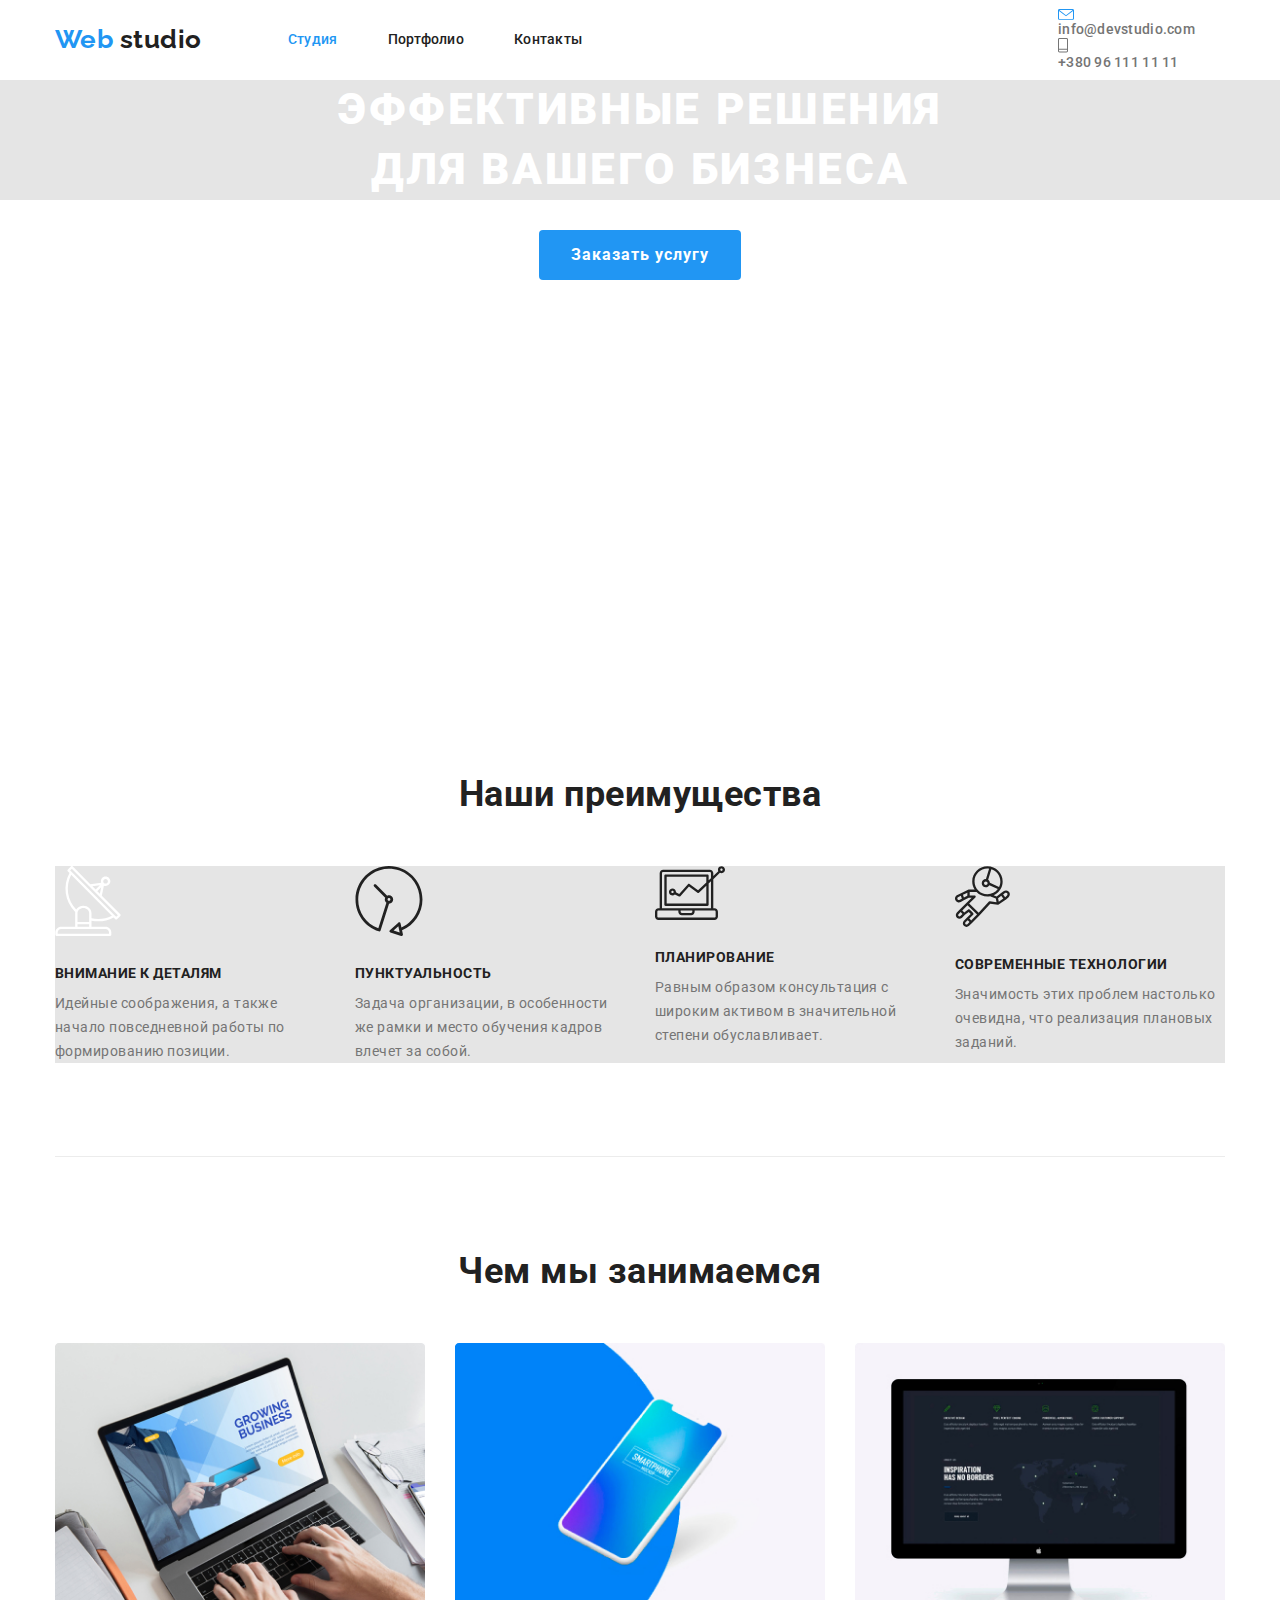
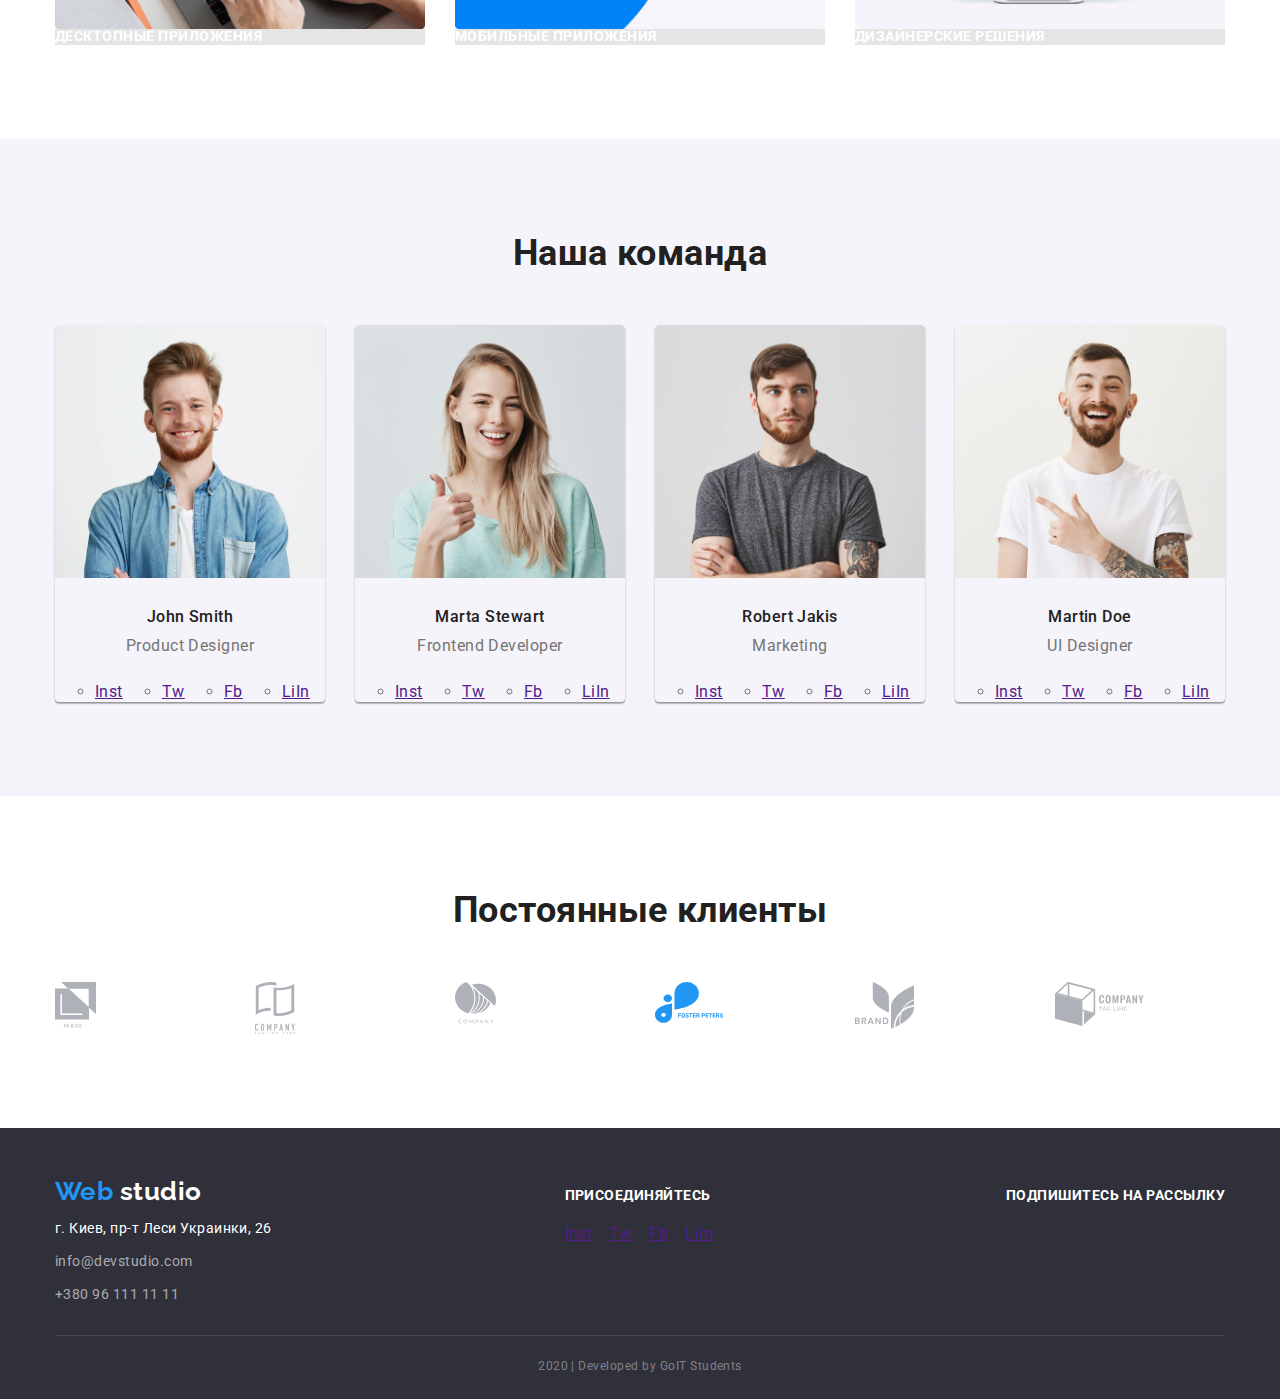
<file: index.html>
<!DOCTYPE html>
<html lang="ru">
  <head>
    <meta charset="UTF-8" />
    <meta name="viewport" content="width=device-width, initial-scale=1.0" />
    <title>Web studio</title>
    <link
      href="https://fonts.googleapis.com/css2?family=Raleway:wght@700&family=Roboto:wght@400;500;700;900&display=swap"
      rel="stylesheet"
    />
    <link
      rel="stylesheet"
      href="https://cdnjs.cloudflare.com/ajax/libs/modern-normalize/0.6.0/modern-normalize.min.css"
    />
    <link rel="stylesheet" href="./css/styles.css" />
  </head>
  <body>
    <header>
      <div class="container">
        <nav class="main-nav">
          <a href="./index.html" class="logo"
            ><span class="logo-part">Web</span> studio</a
          >
          <ul class="site-nav list">
            <li class="item">
              <a href="./index.html" class="link current">Студия</a>
            </li>
            <li class="item">
              <a href="./portfolio.html" class="link">Портфолио</a>
            </li>
            <li class="item">
              <a href="" class="link">Контакты</a>
            </li>
          </ul>

          <div class="nav-contacts">
            <address>
              <a href="mailto:info@devstudio.com" class="address-text">
                <img src="./images/envelope.svg" alt="envelope" />
                info@devstudio.com</a
              >
              <a href="tel:+380961111111" class="address-text">
                <img src="./images/phone.svg" alt="phone" />
                +380 96 111 11 11</a
              >
            </address>
          </div>
        </nav>
      </div>
    </header>
    <main>
      <!-- Герой -->
      <section class="hero">
        <h1 class="hero-title">
          Эффективные решения <br />
          для вашего бизнеса
        </h1>
        <a href="" class="hero-service">Заказать услугу</a>
      </section>

      <!-- Преимущества -->
      <section class="section adv">
        <div class="container">
          <h2 class="section-title">Наши преимущества</h2>
          <ul class="list advantages">
            <li class="adv-item">
              <img src="./images/antenna.svg" alt="antenna" />
              <h3 class="advantages-list">Внимание к деталям</h3>
              <p class="advantages-text">
                Идейные соображения, а также начало повседневной работы по
                формированию позиции.
              </p>
            </li>

            <li class="adv-item">
              <img src="./images/clock.svg" alt="clock" />
              <h3 class="advantages-list">Пунктуальность</h3>
              <p class="advantages-text">
                Задача организации, в особенности же рамки и место обучения
                кадров влечет за собой.
              </p>
            </li>

            <li class="adv-item">
              <img src="./images/laptop.svg" alt="laptop" />
              <h3 class="advantages-list">Планирование</h3>
              <p class="advantages-text">
                Равным образом консультация с широким активом в значительной
                степени обуславливает.
              </p>
            </li>

            <li class="adv-item">
              <img src="./images/astronaut.svg" alt="astronaut" />
              <h3 class="advantages-list">Современные технологии</h3>
              <p class="advantages-text">
                Значимость этих проблем настолько очевидна, что реализация
                плановых заданий.
              </p>
            </li>
          </ul>
        </div>
      </section>

      <!-- Наши продукты -->
      <section class="section sale">
        <div class="container">
          <h2 class="section-title">Чем мы занимаемся</h2>
          <ul class="list products">
            <li class="product-item">
              <a href="" class="product-link">
                <img src="./images/laptop2.jpg" alt="typing-on-laptop" />
                <h3 class="section-products">Десктопные приложения</h3>
              </a>
            </li>

            <li class="product-item">
              <a href="" class="product-link">
                <img src="./images/smartphone.jpg" alt="smartphone" />
                <h3 class="section-products">Мобильные приложения</h3>
              </a>
            </li>

            <li class="product-item">
              <a href="" class="product-link">
                <img src="./images/desktop.jpg" alt="desktop" />
                <h3 class="section-products">Дизайнерские решения</h3>
              </a>
            </li>
          </ul>
        </div>
      </section>

      <!-- Наша команда -->
      <section class="section team">
        <div class="container">
          <h2 class="section-title">Наша команда</h2>
          <ul class="list members">
            <li class="team-item">
              <img src="./images/john.jpg" alt="John Smith" width="280" />
              <h3 class="team-member">John Smith</h3>
              <p class="job-type">Product Designer</p>
              <ul class="social-links">
                <li class="social-item">
                  <a href="" aria-label="ссылка на инстаграм">Inst</a>
                </li>
                <li class="social-item">
                  <a href="" aria-label="ссылка на твиттер">Tw</a>
                </li>
                <li class="social-item">
                  <a href="" aria-label="ссылка на фейсбук">Fb</a>
                </li>
                <li class="social-item">
                  <a href="" aria-label="ссылка на linkedin">LiIn</a>
                </li>
              </ul>
            </li>

            <li class="team-item">
              <img src="./images/marta.jpg" alt="Marta Stewart" width="280" />
              <h3 class="team-member">Marta Stewart</h3>
              <p class="job-type">Frontend Developer</p>
              <ul class="social-links">
                <li class="social-item">
                  <a href="" aria-label="ссылка на инстаграм">Inst</a>
                </li>
                <li class="social-item">
                  <a href="" aria-label="ссылка на твиттер">Tw</a>
                </li>
                <li class="social-item">
                  <a href="" aria-label="ссылка на фейсбук">Fb</a>
                </li>
                <li class="social-item">
                  <a href="" aria-label="ссылка на linkedin">LiIn</a>
                </li>
              </ul>
            </li>

            <li class="team-item">
              <img src="./images/robert.jpg" alt="Robert Jakis" width="280" />
              <h3 class="team-member">Robert Jakis</h3>
              <p class="job-type">Marketing</p>
              <ul class="social-links">
                <li class="social-item">
                  <a href="" aria-label="ссылка на инстаграм">Inst</a>
                </li>
                <li class="social-item">
                  <a href="" aria-label="ссылка на твиттер">Tw</a>
                </li>
                <li class="social-item">
                  <a href="" aria-label="ссылка на фейсбук">Fb</a>
                </li>
                <li class="social-item">
                  <a href="" aria-label="ссылка на linkedin">LiIn</a>
                </li>
              </ul>
            </li>

            <li class="team-item">
              <img src="./images/martin.jpg" alt="Martin Doe" width="280" />
              <h3 class="team-member">Martin Doe</h3>
              <p class="job-type">UI Designer</p>
              <ul class="social-links">
                <li class="social-item">
                  <a href="" aria-label="ссылка на инстаграм">Inst</a>
                </li>
                <li class="social-item">
                  <a href="" aria-label="ссылка на твиттер">Tw</a>
                </li>
                <li class="social-item">
                  <a href="" aria-label="ссылка на фейсбук">Fb</a>
                </li>
                <li class="social-item">
                  <a href="" aria-label="ссылка на linkedin">LiIn</a>
                </li>
              </ul>
            </li>
          </ul>
        </div>
      </section>

      <!-- Постоянные клиенты -->
      <section class="section clients">
        <div class="container">
          <h2 class="section-title">Постоянные клиенты</h2>
          <ul class="list permanent">
            <li class="client-item">
              <a href="">
                <img src="./images/logo1.svg" alt="client name 1" />
              </a>
            </li>

            <li class="client-item">
              <a href="">
                <img src="./images/logo2.svg" alt="client name 2" />
              </a>
            </li>

            <li class="client-item">
              <a href="">
                <img src="./images/logo3.svg" alt="client name 3" />
              </a>
            </li>

            <li class="client-item">
              <a href="">
                <img src="./images/logo4.svg" alt="client name 4" />
              </a>
            </li>

            <li class="client-item">
              <a href="">
                <img src="./images/logo5.svg" alt="client name 5" />
              </a>
            </li>

            <li class="client-item">
              <a href="">
                <img src="./images/logo6.svg" alt="client name 6" />
              </a>
            </li>
          </ul>
        </div>
      </section>
    </main>

    <!-- Футер -->
    <footer class="footer">
      <div class="container">
        <div class="last">
          <div class="first-footer">
            <a href="./index.html" class="logo lower"
              ><span class="logo-part">Web</span
              ><span class="logo-studio"> studio</span>
            </a>
            <address>
              <p class="address-street">г. Киев, пр-т Леси Украинки, 26</p>

              <a href="mailto:info@devstudio.com" class="address-footer mail">
                info@devstudio.com</a
              >
              <br />
              <a href="tel:+380961111111" class="address-footer">
                +380 96 111 11 11</a
              >
            </address>
          </div>
          <div class="second-footer">
            <p class="join">Присоединяйтесь</p>
            <ul class="list footer-links">
              <li class="join-item">
                <a href="" aria-label="ссылка на инстаграм">Inst</a>
              </li>
              <li class="join-item">
                <a href="" aria-label="ссылка на твиттер">Tw</a>
              </li>
              <li class="join-item">
                <a href="" aria-label="ссылка на фейсбук">Fb</a>
              </li>
              <li class="join-item">
                <a href="" aria-label="ссылка на linkedin">LiIn</a>
              </li>
            </ul>
          </div>
          <div class="third-footer">
            <p class="join">Подпишитесь на рассылку</p>
          </div>
        </div>
        <p class="developers">2020 | Developed by GoIT Students</p>
      </div>
    </footer>
  </body>
</html>
</file>
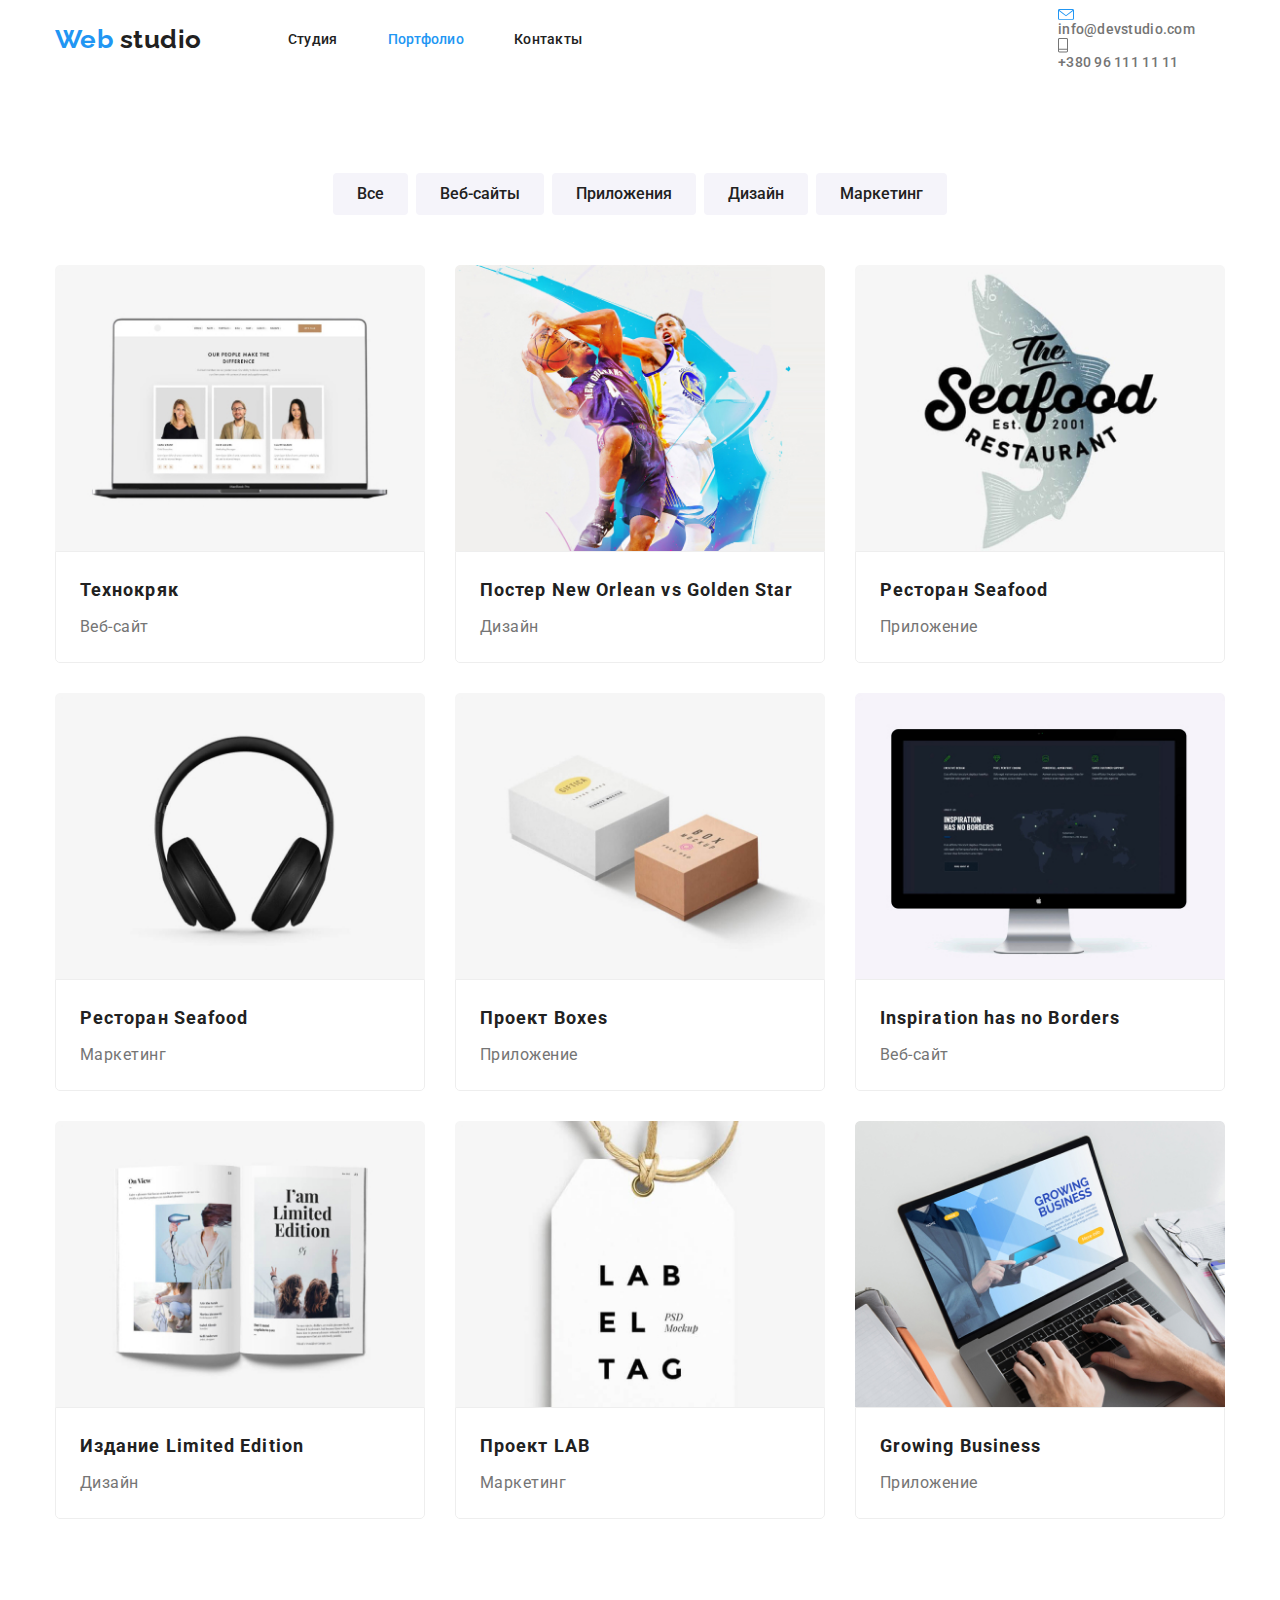
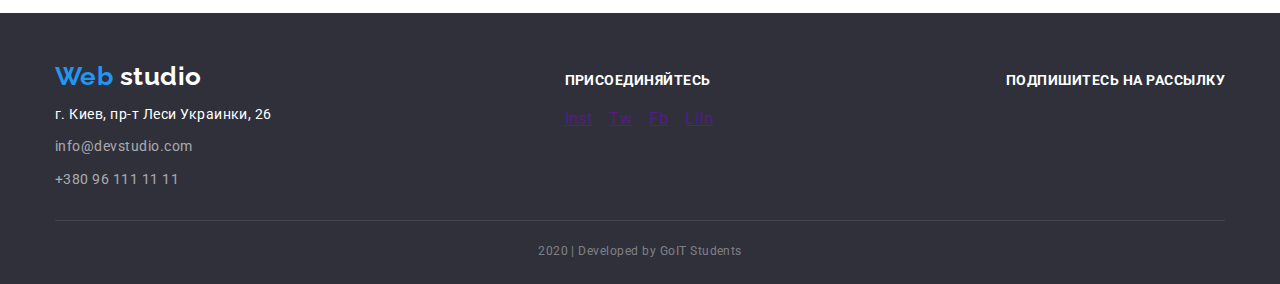
<file: portfolio.html>
<!DOCTYPE html>
<html lang="en">
  <head>
    <meta charset="UTF-8" />
    <meta name="viewport" content="width=device-width, initial-scale=1.0" />
    <title>Portfolio</title>
    <link
      href="https://fonts.googleapis.com/css2?family=Raleway:wght@700&family=Roboto:wght@400;500;700;900&display=swap"
      rel="stylesheet"
    />
    <link
      rel="stylesheet"
      href="https://cdnjs.cloudflare.com/ajax/libs/modern-normalize/0.6.0/modern-normalize.min.css"
    />
    <link rel="stylesheet" href="./css/styles.css" />
  </head>
  <body>
    <header>
      <div class="container">
        <nav class="main-nav">
          <a href="./index.html" class="logo"
            ><span class="logo-part">Web</span> studio</a
          >
          <ul class="site-nav list">
            <li class="item">
              <a href="./index.html" class="link">Студия</a>
            </li>
            <li class="item">
              <a href="./portfolio.html" class="link current">Портфолио</a>
            </li>
            <li class="item">
              <a href="" class="link">Контакты</a>
            </li>
          </ul>

          <div class="nav-contacts">
            <address>
              <a href="mailto:info@devstudio.com" class="address-text">
                <img src="./images/envelope.svg" alt="envelope" />
                info@devstudio.com</a
              >
              <a href="tel:+380961111111" class="address-text">
                <img src="./images/phone.svg" alt="phone" />
                +380 96 111 11 11</a
              >
            </address>
          </div>
        </nav>
      </div>
    </header>

    <main>
      <!-- types of projects -->
      <section class="section-filter">
        <div class="container">
          <!-- <h1 class="section-title">Наши проекты</h1> -->
          <ul class="list filter">
            <li class="filter-item">
              <button type="button" class="button">Все</button>
            </li>
            <li class="filter-item">
              <button type="button" class="button">Веб-сайты</button>
            </li>
            <li class="filter-item">
              <button type="button" class="button">Приложения</button>
            </li>
            <li class="filter-item">
              <button type="button" class="button">Дизайн</button>
            </li>
            <li class="filter-item">
              <button type="button" class="button">Маркетинг</button>
            </li>
          </ul>
        </div>
      </section>

      <!-- project examples -->
      <section class="projects">
        <div class="container">
          <ul class="list flex">
            <li class="flex-item">
              <a href="" class="flex-link">
                <img
                  class="flex-image"
                  src="./images/techno.jpg"
                  alt="Технокряк"
                />
                <div class="flex-content">
                  <!-- <p class="projects-text">
                  Технокряк это современная площадка распространения
                  коронавируса. Компании используют эту платформу для цифрового
                  шпионажа и атак на защищённые сервера конкурентов.
                </p> -->
                  <h2 class="projects-title">Технокряк</h2>
                  <p class="projects-type">Веб-сайт</p>
                </div>
              </a>
            </li>
            <li class="flex-item">
              <a href="" class="flex-link">
                <img
                  class="flex-image"
                  src="./images/new-orleans.jpg"
                  alt="Баскетбол"
                />
                <div class="flex-content">
                  <!-- <p class="projects-text">
                  Технокряк это современная площадка распространения
                  коронавируса. Компании используют эту платформу для цифрового
                  шпионажа и атак на защищённые сервера конкурентов.
                </p> -->
                  <h2 class="projects-title">
                    Постер New Orlean vs Golden Star
                  </h2>
                  <p class="projects-type">Дизайн</p>
                </div>
              </a>
            </li>
            <li class="flex-item">
              <a href="" class="flex-link">
                <img
                  class="flex-image"
                  src="./images/seafood.jpg"
                  alt="Ресторан"
                />
                <div class="flex-content">
                  <!-- <p class="projects-text">
                  Технокряк это современная площадка распространения
                  коронавируса. Компании используют эту платформу для цифрового
                  шпионажа и атак на защищённые сервера конкурентов.
                </p> -->
                  <h2 class="projects-title">Ресторан Seafood</h2>
                  <p class="projects-type">Приложение</p>
                </div>
              </a>
            </li>
            <li class="flex-item">
              <a href="" class="flex-link">
                <img
                  class="flex-image"
                  src="./images/prime.jpg"
                  alt="Наушники"
                />
                <div class="flex-content">
                  <!-- <p class="projects-text">
                  Технокряк это современная площадка распространения
                  коронавируса. Компании используют эту платформу для цифрового
                  шпионажа и атак на защищённые сервера конкурентов.
                </p> -->
                  <h2 class="projects-title">Ресторан Seafood</h2>
                  <p class="projects-type">Маркетинг</p>
                </div>
              </a>
            </li>
            <li class="flex-item">
              <a href="" class="flex-link">
                <img
                  class="flex-image"
                  src="./images/boxes.jpg"
                  alt="Коробки"
                />
                <div class="flex-content">
                  <!-- <p class="projects-text">
                  Технокряк это современная площадка распространения
                  коронавируса. Компании используют эту платформу для цифрового
                  шпионажа и атак на защищённые сервера конкурентов.
                </p> -->
                  <h2 class="projects-title">Проект Boxes</h2>
                  <p class="projects-type">Приложение</p>
                </div>
              </a>
            </li>
            <li class="flex-item">
              <a href="" class="flex-link">
                <img
                  class="flex-image"
                  src="./images/inspiration.jpg"
                  alt="Монитор"
                />
                <div class="flex-content">
                  <!-- <p class="projects-text">
                  Технокряк это современная площадка распространения
                  коронавируса. Компании используют эту платформу для цифрового
                  шпионажа и атак на защищённые сервера конкурентов.
                </p> -->
                  <h2 class="projects-title">Inspiration has no Borders</h2>
                  <p class="projects-type">Веб-сайт</p>
                </div>
              </a>
            </li>
            <li class="flex-item">
              <a href="" class="flex-link">
                <img
                  class="flex-image"
                  src="./images/limited.jpg"
                  alt="Журнал"
                />
                <div class="flex-content">
                  <!-- <p class="projects-text">
                  Технокряк это современная площадка распространения
                  коронавируса. Компании используют эту платформу для цифрового
                  шпионажа и атак на защищённые сервера конкурентов.
                </p> -->
                  <h2 class="projects-title">Издание Limited Edition</h2>
                  <p class="projects-type">Дизайн</p>
                </div>
              </a>
            </li>
            <li class="flex-item">
              <a href="" class="flex-link">
                <img class="flex-image" src="./images/lab.jpg" alt="Ярлык" />
                <!-- <p class="projects-text">
                  Технокряк это современная площадка распространения
                  коронавируса. Компании используют эту платформу для цифрового
                  шпионажа и атак на защищённые сервера конкурентов.
                </p> -->
                <div class="flex-content">
                  <h2 class="projects-title">Проект LAB</h2>
                  <p class="projects-type">Маркетинг</p>
                </div>
              </a>
            </li>
            <li class="flex-item">
              <a href="" class="flex-link">
                <img class="flex-image" src="./images/gb.jpg" alt="Ноутбук" />
                <!-- <p class="projects-text">
                  Технокряк это современная площадка распространения
                  коронавируса. Компании используют эту платформу для цифрового
                  шпионажа и атак на защищённые сервера конкурентов.
                </p> -->
                <div class="flex-content">
                  <h2 class="projects-title">Growing Business</h2>
                  <p class="projects-type">Приложение</p>
                </div>
              </a>
            </li>
          </ul>
        </div>
      </section>
    </main>

    <!-- Футер -->
    <footer class="footer">
      <div class="container">
        <div class="last">
          <div class="first-footer">
            <a href="./index.html" class="logo lower"
              ><span class="logo-part">Web</span
              ><span class="logo-studio"> studio</span>
            </a>
            <address>
              <p class="address-street">г. Киев, пр-т Леси Украинки, 26</p>

              <a href="mailto:info@devstudio.com" class="address-footer mail">
                info@devstudio.com</a
              >
              <br />
              <a href="tel:+380961111111" class="address-footer">
                +380 96 111 11 11</a
              >
            </address>
          </div>
          <div class="second-footer">
            <p class="join">Присоединяйтесь</p>
            <ul class="list footer-links">
              <li class="join-item">
                <a href="" aria-label="ссылка на инстаграм">Inst</a>
              </li>
              <li class="join-item">
                <a href="" aria-label="ссылка на твиттер">Tw</a>
              </li>
              <li class="join-item">
                <a href="" aria-label="ссылка на фейсбук">Fb</a>
              </li>
              <li class="join-item">
                <a href="" aria-label="ссылка на linkedin">LiIn</a>
              </li>
            </ul>
          </div>
          <div class="third-footer">
            <p class="join">Подпишитесь на рассылку</p>
          </div>
        </div>
        <p class="developers">2020 | Developed by GoIT Students</p>
      </div>
    </footer>
  </body>
</html>
</file>
<file: css/styles.css>
/* styles for index.html */

/* rgba(255, 255, 255, 0.6); футер */

:root {
  --primary-text-color: #757575;
  --title-text-color: #212121;
  --accent-color: #2196f3;
}

body {
  background-color: #ffffff;
  color: var(--primary-text-color);
  font-family: Roboto, sans-serif;
  letter-spacing: 0.03em;
}

img {
  display: block;
  max-width: 100%;
  height: auto;
}

.container {
  width: 1200px;
  margin: 0 auto;
  padding-left: 15px;
  padding-right: 15px;
}

.list {
  list-style: none;
  padding: 0px;
  margin: 0px;
}

.logo {
  margin-right: 86px;
  color: var(--title-text-color);
  text-decoration: none;
  font-family: Raleway, sans-serif;
  font-weight: 700;
  font-size: 26px;
  line-height: 1.2;
}

.logo-part {
  color: var(--accent-color);
}

.logo-studio {
  color: #ffffff;
}

/* site navigation */

.main-nav {
  display: flex;
  align-items: center;
}

.site-nav {
  display: flex;
}

.site-nav .link {
  display: block;
  padding-top: 32px;
  padding-bottom: 32px;

  color: var(--title-text-color);
  text-decoration: none;
  font-weight: 500;
  font-size: 14px;
  line-height: 1.14;
  letter-spacing: 0.02em;
}

.site-nav .item + .item {
  margin-left: 50px;
}

.site-nav .list {
  padding-left: 0px;
}

.site-nav .link:hover,
.site-nav .link:focus {
  color: var(--accent-color);
}

.site-nav .link.current {
  color: var(--accent-color);
}

.nav-contacts {
  margin-left: auto;
}

.address-text:not(:last-child) {
  margin-right: 30px;
}

.address-text {
  color: var(--primary-text-color);
  text-decoration: none;
  font-weight: 500;
  font-size: 14px;
  font-style: normal;
  line-height: 1.14;
  letter-spacing: 0.02em;
}

.address-text:hover,
.address-text:focus {
  color: var(--accent-color);
}

/* hero */
.hero {
  max-width: 1600px;
  height: 600px;
  margin-left: auto;
  margin-right: auto;
  color: #ffffff;
  text-align: center;
}

.hero .hero-title {
  margin-top: 0px;
  margin-bottom: 30px;

  background-color: #e5e5e5;
  font-weight: 900;
  font-size: 44px;
  line-height: 1.36;
  letter-spacing: 0.06em;
  text-transform: uppercase;
}

.hero .hero-service {
  display: inline-block;
  padding: 10px 32px;
  min-width: 200px;

  color: #ffffff;
  background-color: var(--accent-color);
  border-radius: 4px;
  text-decoration: none;
  font-weight: 700;
  font-size: 16px;
  line-height: 1.87;
  letter-spacing: 0.06em;
}

/* main content  */

.section-title {
  margin-top: 0px;
  margin-bottom: 50px;
  color: var(--title-text-color);
  font-size: 36px;
  line-height: 1.16;
  text-align: center;
}

.section {
  padding-top: 94px;
}

.section.adv {
  padding-bottom: 94px;
  position: relative;
}

.section.adv::after {
  content: '';
  position: absolute;
  bottom: 0;
  left: 0;
  right: 0;
  background-color: #ececec;
  width: 1170px;
  height: 1px;
  margin: 0 auto;
}

.list.advantages {
  display: flex;
  background-color: #e5e5e5;
}

.adv-item {
  width: calc((100% - 90px) / 3);
}

.adv-item:not(:last-child) {
  margin-right: 30px;
}

.advantages .advantages-list {
  margin-top: 30px;
  margin-bottom: 10px;
  color: var(--title-text-color);
  font-size: 14px;
  line-height: 1.14;
  text-transform: uppercase;
}

.advantages-text {
  margin-top: 0px;
  margin-bottom: 0px;
  font-size: 14px;
  line-height: 1.71;
}

.list.products {
  display: flex;
}

.product-item {
  width: calc((100% - 60px) / 2);
}

.product-item:not(:last-child) {
  margin-right: 30px;
}

.section.sale {
  padding-bottom: 94px;
}

.section .section-products {
  margin-top: 0px;
  margin-bottom: 0px;
  color: #ffffff;
  font-size: 14px;
  line-height: 1.14;
  text-transform: uppercase;
  background-color: #e5e5e5;
}

.product-link {
  text-decoration: none;
  display: block;
}

.section.team {
  padding-bottom: 94px;
  background-color: #f5f4fa;
  text-align: center;
}

.list.members {
  display: flex;
}

.team-item {
  width: calc((100% - 90px) / 3);
  box-shadow: 0px 2px 1px rgba(0, 0, 0, 0.2), 0px 1px 1px rgba(0, 0, 0, 0.14),
    0px 1px 3px rgba(0, 0, 0, 0.12);
  border-radius: 4px;
}

.team-item:not(:last-child) {
  margin-right: 30px;
}

.section .team-member {
  margin-top: 30px;
  margin-bottom: 10px;
  color: var(--title-text-color);
  font-weight: 500;
  font-size: 16px;
  line-height: 1.18;
}

.job-type {
  margin-top: 0px;
  margin-bottom: 28px;
  font-size: 16px;
  line-height: 1.18;
}

.social-links {
  display: flex;
}

.social-item:not(:last-child) {
  margin-right: 39px;
}

.section.clients {
  padding-bottom: 94px;
}

.list.permanent {
  display: flex;
}

.client-item {
  width: calc((100% - 150px) / 6);
}

.client-item:not(:last-child) {
  margin-right: 30px;
}

/* footer */

.footer {
  background-color: #2f303a;
  /* padding-top: 48px; */
}

.last {
  padding-top: 48px;
  display: flex;
  align-items: baseline;
  justify-content: space-between;
}
.list.footer-links {
  display: flex;
}

.join-item:not(:last-child) {
  margin-right: 17px;
}

.logo.lower {
  display: block;
  margin-bottom: 10px;
  margin-right: 0px;
}

.first-footer {
  margin-bottom: 28px;
}

.address-footer {
  display: inline-block;
  color: rgba(255, 255, 255, 0.6);
  font-size: 14px;
  font-style: normal;
  line-height: 1.71;
  text-decoration: none;
}

.address-footer.mail {
  margin-bottom: 9px;
}

.address-street {
  margin-top: 0px;
  margin-bottom: 9px;
  color: #ffffff;
  font-size: 14px;
  font-style: normal;
  line-height: 1.71;
}

.join {
  margin-bottom: 21px;
  margin-top: 0px;
  color: #ffffff;
  font-size: 14px;
  font-weight: 700;
  line-height: 1.14;
  text-transform: uppercase;
}

.developers {
  padding-bottom: 21px;
  padding-top: 18px;
  margin-bottom: 0px;
  margin-top: 0px;
  border-top: 1px solid rgba(255, 255, 255, 0.1);
  color: rgba(255, 255, 255, 0.4);
  font-size: 12px;
  line-height: 2;
  text-align: center;
}
/* styles for portfolio.html */

.section-filter {
  padding-top: 93px;
}

.button {
  /* display: inline-block; */
  padding: 6px 22px;
  border: 2px solid transparent;
  border-radius: 4px;
  font-weight: 500;
  font-size: 16px;
  line-height: 1.62;
  background-color: #f5f4fa;
  color: var(--title-text-color);
}

.button:hover,
.button:focus {
  background-color: var(--accent-color);
  outline: none;
}

.projects {
  padding-top: 50px;
  padding-bottom: 94px;
}

.projects a {
  text-decoration: none;
}

/* Цвет абзаца специально сделан не совсем белым */
.projects .projects-text {
  font-size: 18px;
  line-height: 1.55;
  color: #e5e5e5;
}

.projects .projects-title {
  margin-top: 0px;
  margin-bottom: 0px;
  margin-right: 0px;
  font-size: 18px;
  line-height: 2;
  letter-spacing: 0.06em;
  color: var(--title-text-color);
}

.projects .projects-type {
  margin-right: 0px;
  margin-top: 4px;
  margin-bottom: 0px;
  font-size: 16px;
  line-height: 1.87;
  color: var(--primary-text-color);
}

.list.filter {
  display: flex;
  justify-content: center;
}

.filter-item + .filter-item {
  margin-left: 8px;
}

.list.flex {
  display: flex;
  flex-wrap: wrap;
}

.flex-link {
  display: block;
}

.flex-item {
  width: calc((100% - 60px) / 3);
  margin-right: 30px;
  margin-bottom: 30px;
  border-top-left-radius: 5px;
  border-top-right-radius: 5px;
  overflow: hidden;
}

.flex-item:nth-child(3n) {
  margin-right: 0px;
}

.flex-item:nth-last-child(-n + 3) {
  margin-bottom: 0px;
}

.flex-content {
  padding-left: 24px;
  padding-right: 24px;
  padding-top: 20px;
  padding-bottom: 20px;
  border: 1px solid #eeeeee;
  border-bottom-left-radius: 5px;
  border-bottom-right-radius: 5px;
}

.flex-image {
  display: block;
}
</file>
